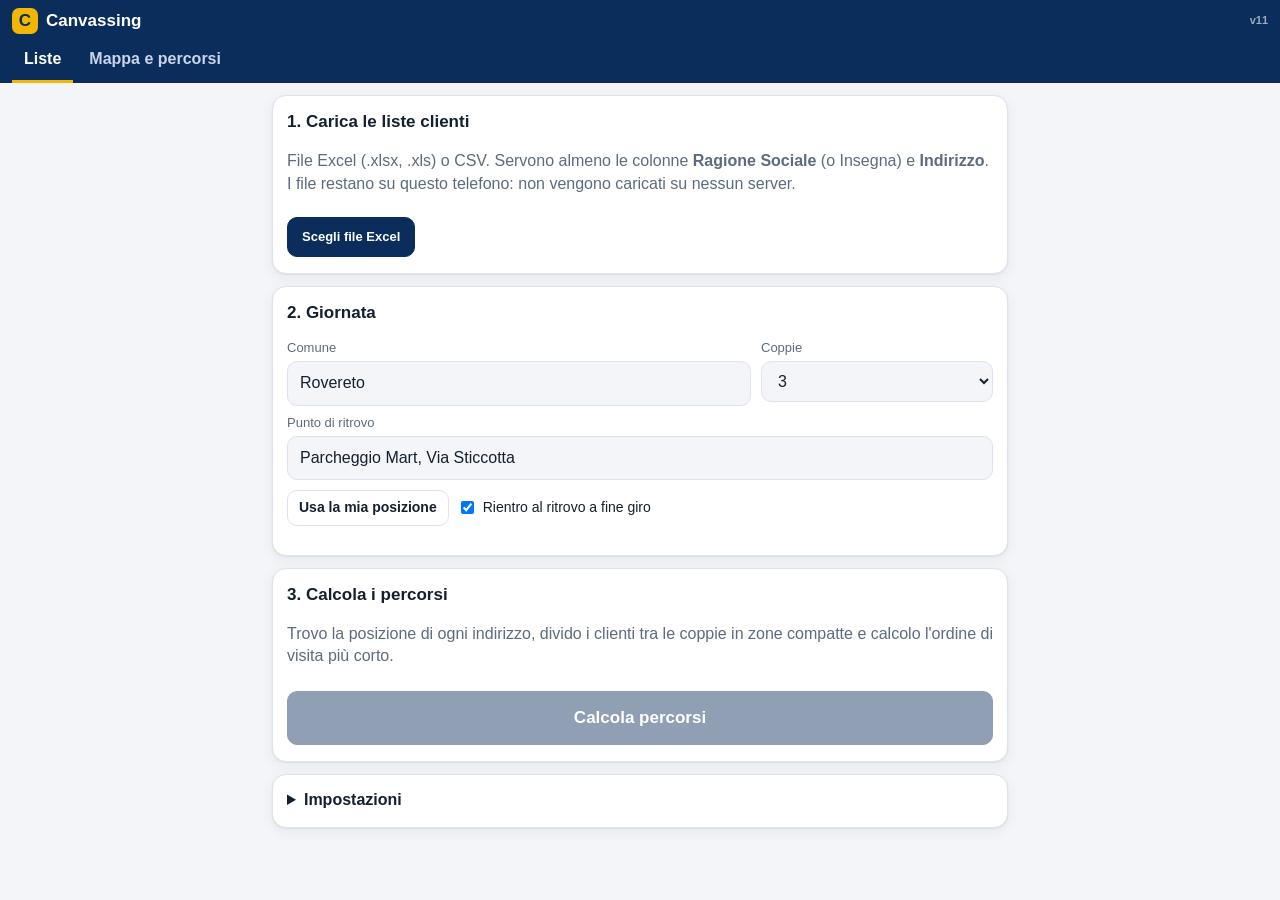
<file: index.html>
<!doctype html>
<html lang="it">
<head>
<meta charset="utf-8">
<meta name="viewport" content="width=device-width,initial-scale=1,viewport-fit=cover">
<meta name="robots" content="noindex,nofollow">
<meta name="apple-mobile-web-app-capable" content="yes">
<meta name="mobile-web-app-capable" content="yes">
<meta name="apple-mobile-web-app-title" content="Canvassing">
<meta name="theme-color" content="#0b2d5b">
<title>Canvassing</title>
<link rel="icon" href="icon.png">
<link rel="apple-touch-icon" href="icon.png">
<link rel="manifest" href="manifest.json">
<link rel="stylesheet" href="vendor/leaflet.css">
<link rel="stylesheet" href="app.css?v=11">
</head>
<body>
<header id="top">
  <div class="brand"><span class="logo">C</span><span id="title">Canvassing</span><span style="margin-left:auto;font-size:11px;font-weight:600;opacity:.6">v11</span></div>
  <nav id="tabs" class="tabs"></nav>
</header>

<main>
  <!-- Pagina liste (solo responsabile) -->
  <section id="pg-liste" class="page">
    <div class="card">
      <h2>1. Carica le liste clienti</h2>
      <p class="muted">File Excel (.xlsx, .xls) o CSV. Servono almeno le colonne <b>Ragione Sociale</b> (o Insegna) e <b>Indirizzo</b>. I file restano su questo telefono: non vengono caricati su nessun server.</p>
      <label class="btn primary file"><input id="file" type="file" accept=".xlsx,.xls,.xlsm,.csv,application/vnd.openxmlformats-officedocument.spreadsheetml.sheet,application/vnd.ms-excel,text/csv" multiple>Scegli file Excel</label>
      <div id="files"></div>
    </div>

    <div class="card">
      <h2>2. Giornata</h2>
      <div class="grid2">
        <label>Comune<input id="s-city" type="text" placeholder="es. Rovereto"></label>
        <label>Coppie<select id="s-k"><option>1</option><option>2</option><option selected>3</option><option>4</option><option>5</option><option>6</option></select></label>
      </div>
      <label>Punto di ritrovo<input id="s-meet" type="text" placeholder="es. Parcheggio Mart, Via Sticcotta"></label>
      <div class="row">
        <button id="b-meet-gps" class="btn small">Usa la mia posizione</button>
        <label class="chk"><input id="s-ret" type="checkbox" checked> Rientro al ritrovo a fine giro</label>
      </div>
      <p id="meet-info" class="muted small"></p>
    </div>

    <div class="card">
      <h2>3. Calcola i percorsi</h2>
      <p class="muted">Trovo la posizione di ogni indirizzo, divido i clienti tra le coppie in zone compatte e calcolo l'ordine di visita più corto.</p>
      <button id="b-calc" class="btn primary big" disabled>Calcola percorsi</button>
      <div id="progress" class="progress hidden"><div class="bar"><i></i></div><span></span></div>
      <div id="calc-msg"></div>
    </div>

    <div class="card">
      <details>
        <summary>Impostazioni</summary>
        <h3 class="sub">Esiti in tempo reale</h3>
        <p class="muted small">Incolla il link dell'app web del tuo Foglio Google (finisce con <b>/exec</b>). Gli esiti segnati dalle coppie arrivano nel foglio e nella tua mappa. Funziona per i percorsi calcolati e i link inviati dopo averlo salvato.</p>
        <label>Link Foglio Google<input id="s-sync" type="url" autocomplete="off" spellcheck="false" placeholder="https://script.google.com/macros/s/…/exec"></label>
        <div class="row"><button id="b-sync" class="btn small">Salva e prova il collegamento</button><a class="btn small ghost" href="setup.html">Come ottengo il link?</a></div>
        <div id="sheet-link" class="row"></div>
        <hr>
        <h3 class="sub">Mappa</h3>
        <p class="muted small">Di base l'app usa la mappa gratuita OpenStreetMap. Se hai una chiave API di Google Maps (Maps JavaScript API + Geocoding API), incollala qui: viene salvata solo su questo telefono.</p>
        <label>Chiave Google Maps (facoltativa)<input id="s-gkey" type="text" autocomplete="off" spellcheck="false" placeholder="AIza…"></label>
        <div class="row"><button id="b-gkey" class="btn small">Salva chiave</button><button id="b-gkey-del" class="btn small ghost">Torna a OpenStreetMap</button></div>
        <hr>
        <button id="b-reset" class="btn small danger">Cancella liste e percorsi da questo telefono</button>
      </details>
    </div>
  </section>

  <!-- Pagina mappa / itinerario -->
  <section id="pg-mappa" class="page hidden">
    <div id="mapwrap">
      <div id="map"></div>
      <div class="mapbtns">
        <button id="b-locate" class="mbtn" title="La mia posizione" aria-label="La mia posizione">◎</button>
        <button id="b-expand" class="mbtn" title="Ingrandisci mappa" aria-label="Ingrandisci mappa">⤢</button>
      </div>
      <div id="mapnote" class="mapnote"></div>
    </div>
    <div id="pairbar" class="pairbar"></div>
    <div id="panel"></div>
  </section>
</main>

<div id="toast" class="toast hidden"></div>
<div id="sheet" class="sheet hidden"><div class="sheet-in"></div></div>

<script src="vendor/leaflet.js"></script>
<script src="vendor/lz-string.min.js"></script>
<script src="app.js?v=11"></script>
</body>
</html>
</file>
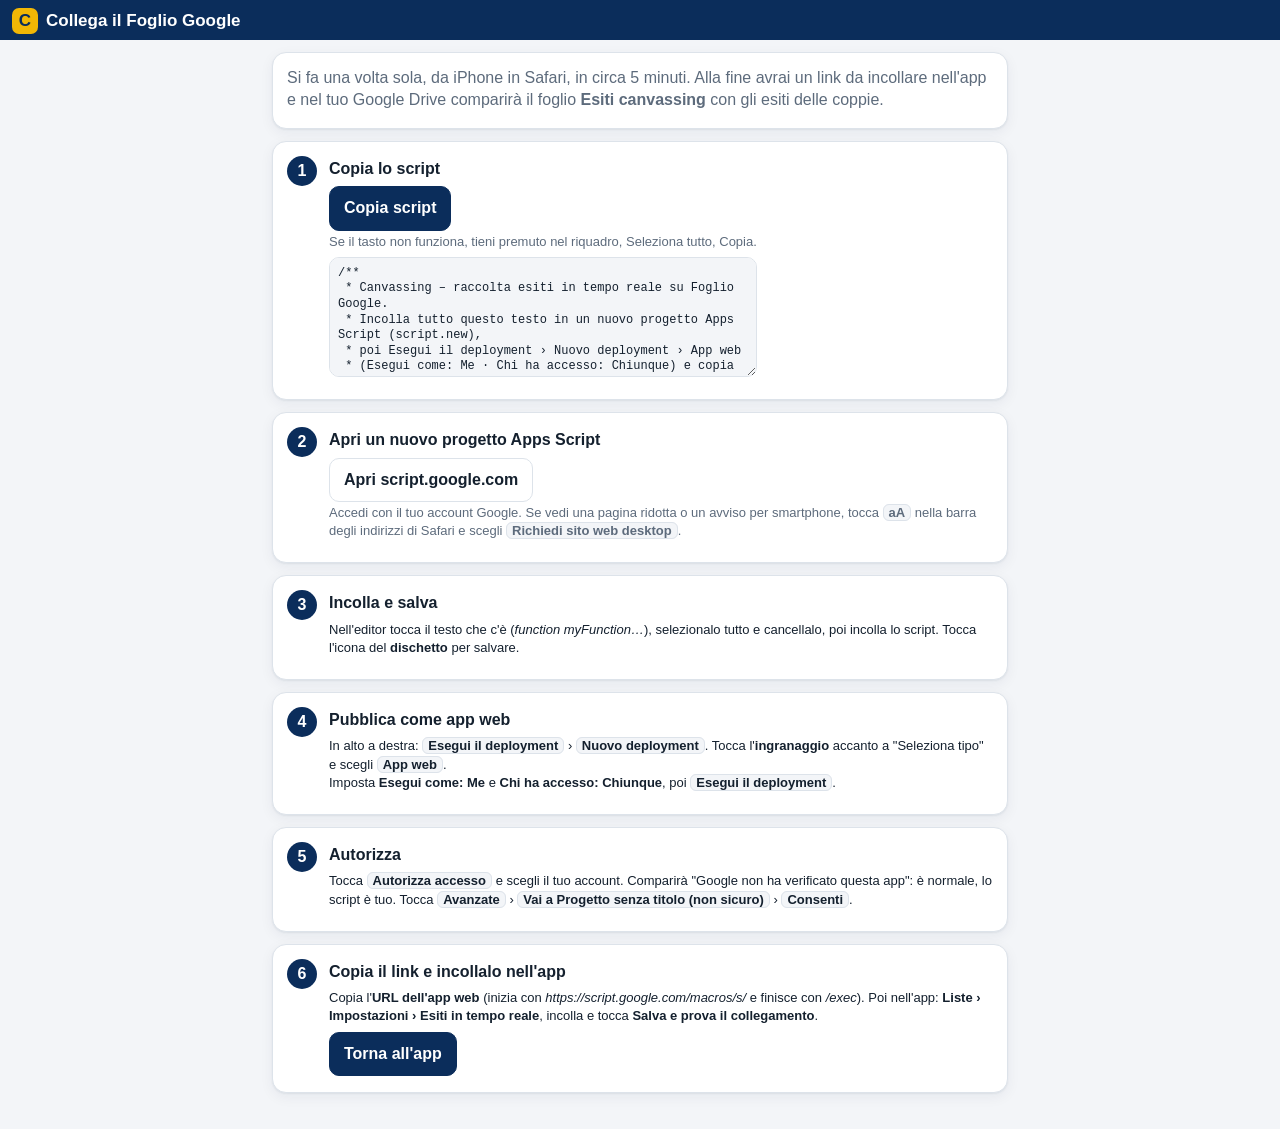
<file: setup.html>
<!doctype html>
<html lang="it"><head><meta charset="utf-8"><meta name="viewport" content="width=device-width,initial-scale=1,viewport-fit=cover"><meta name="robots" content="noindex,nofollow">
<title>Collega Foglio Google</title><link rel="icon" href="icon.png"><link rel="stylesheet" href="app.css?v=4">
<style>.step{display:flex;gap:12px;align-items:flex-start}.step .n{flex:0 0 30px;height:30px;border-radius:50%;background:var(--brand);color:#fff;display:grid;place-items:center;font-weight:800}.step p{margin:2px 0 6px}textarea{width:100%;height:120px;font:12px/1.3 ui-monospace,Menlo,monospace;border:1px solid var(--line);border-radius:10px;padding:8px;background:var(--bg);color:var(--ink)}.k{font-weight:700;background:var(--bg);border:1px solid var(--line);border-radius:6px;padding:0 5px;white-space:nowrap}</style>
</head><body>
<header id="top"><div class="brand"><span class="logo">C</span><span>Collega il Foglio Google</span></div></header>
<main><section class="page">
<div class="card"><p class="muted" style="margin:0">Si fa una volta sola, da iPhone in Safari, in circa 5 minuti. Alla fine avrai un link da incollare nell'app e nel tuo Google Drive comparirà il foglio <b>Esiti canvassing</b> con gli esiti delle coppie.</p></div>

<div class="card step"><div class="n">1</div><div><p><b>Copia lo script</b></p><button id="copy" class="btn primary">Copia script</button><p class="small muted">Se il tasto non funziona, tieni premuto nel riquadro, Seleziona tutto, Copia.</p><textarea id="code" readonly>Caricamento…</textarea></div></div>

<div class="card step"><div class="n">2</div><div><p><b>Apri un nuovo progetto Apps Script</b></p><a class="btn" href="https://script.google.com/home/projects/create" target="_blank" rel="noopener">Apri script.google.com</a>
<p class="small muted">Accedi con il tuo account Google. Se vedi una pagina ridotta o un avviso per smartphone, tocca <span class="k">aA</span> nella barra degli indirizzi di Safari e scegli <span class="k">Richiedi sito web desktop</span>.</p></div></div>

<div class="card step"><div class="n">3</div><div><p><b>Incolla e salva</b></p><p class="small">Nell'editor tocca il testo che c'è (<i>function myFunction…</i>), selezionalo tutto e cancellalo, poi incolla lo script. Tocca l'icona del <b>dischetto</b> per salvare.</p></div></div>

<div class="card step"><div class="n">4</div><div><p><b>Pubblica come app web</b></p><p class="small">In alto a destra: <span class="k">Esegui il deployment</span> › <span class="k">Nuovo deployment</span>. Tocca l'<b>ingranaggio</b> accanto a "Seleziona tipo" e scegli <span class="k">App web</span>.<br>Imposta <b>Esegui come: Me</b> e <b>Chi ha accesso: Chiunque</b>, poi <span class="k">Esegui il deployment</span>.</p></div></div>

<div class="card step"><div class="n">5</div><div><p><b>Autorizza</b></p><p class="small">Tocca <span class="k">Autorizza accesso</span> e scegli il tuo account. Comparirà "Google non ha verificato questa app": è normale, lo script è tuo. Tocca <span class="k">Avanzate</span> › <span class="k">Vai a Progetto senza titolo (non sicuro)</span> › <span class="k">Consenti</span>.</p></div></div>

<div class="card step"><div class="n">6</div><div><p><b>Copia il link e incollalo nell'app</b></p><p class="small">Copia l'<b>URL dell'app web</b> (inizia con <i>https://script.google.com/macros/s/</i> e finisce con <i>/exec</i>). Poi nell'app: <b>Liste › Impostazioni › Esiti in tempo reale</b>, incolla e tocca <b>Salva e prova il collegamento</b>.</p><a class="btn primary" href="./#impostazioni">Torna all'app</a></div></div>
</section></main>
<script>
fetch("foglio-google-script.gs?v=4").then(r=>r.text()).then(t=>{document.getElementById("code").value=t});
document.getElementById("copy").onclick=async e=>{const t=document.getElementById("code").value;try{await navigator.clipboard.writeText(t);e.target.textContent="Script copiato ✓"}catch(err){const a=document.getElementById("code");a.focus();a.select();document.execCommand("copy");e.target.textContent="Script copiato ✓"}};
</script></body></html>
</file>
<file: vendor/leaflet.css>
/* required styles */

.leaflet-pane,
.leaflet-tile,
.leaflet-marker-icon,
.leaflet-marker-shadow,
.leaflet-tile-container,
.leaflet-pane > svg,
.leaflet-pane > canvas,
.leaflet-zoom-box,
.leaflet-image-layer,
.leaflet-layer {
	position: absolute;
	left: 0;
	top: 0;
	}
.leaflet-container {
	overflow: hidden;
	}
.leaflet-tile,
.leaflet-marker-icon,
.leaflet-marker-shadow {
	-webkit-user-select: none;
	   -moz-user-select: none;
	        user-select: none;
	  -webkit-user-drag: none;
	}
/* Prevents IE11 from highlighting tiles in blue */
.leaflet-tile::selection {
	background: transparent;
}
/* Safari renders non-retina tile on retina better with this, but Chrome is worse */
.leaflet-safari .leaflet-tile {
	image-rendering: -webkit-optimize-contrast;
	}
/* hack that prevents hw layers "stretching" when loading new tiles */
.leaflet-safari .leaflet-tile-container {
	width: 1600px;
	height: 1600px;
	-webkit-transform-origin: 0 0;
	}
.leaflet-marker-icon,
.leaflet-marker-shadow {
	display: block;
	}
/* .leaflet-container svg: reset svg max-width decleration shipped in Joomla! (joomla.org) 3.x */
/* .leaflet-container img: map is broken in FF if you have max-width: 100% on tiles */
.leaflet-container .leaflet-overlay-pane svg {
	max-width: none !important;
	max-height: none !important;
	}
.leaflet-container .leaflet-marker-pane img,
.leaflet-container .leaflet-shadow-pane img,
.leaflet-container .leaflet-tile-pane img,
.leaflet-container img.leaflet-image-layer,
.leaflet-container .leaflet-tile {
	max-width: none !important;
	max-height: none !important;
	width: auto;
	padding: 0;
	}

.leaflet-container img.leaflet-tile {
	/* See: https://bugs.chromium.org/p/chromium/issues/detail?id=600120 */
	mix-blend-mode: plus-lighter;
}

.leaflet-container.leaflet-touch-zoom {
	-ms-touch-action: pan-x pan-y;
	touch-action: pan-x pan-y;
	}
.leaflet-container.leaflet-touch-drag {
	-ms-touch-action: pinch-zoom;
	/* Fallback for FF which doesn't support pinch-zoom */
	touch-action: none;
	touch-action: pinch-zoom;
}
.leaflet-container.leaflet-touch-drag.leaflet-touch-zoom {
	-ms-touch-action: none;
	touch-action: none;
}
.leaflet-container {
	-webkit-tap-highlight-color: transparent;
}
.leaflet-container a {
	-webkit-tap-highlight-color: rgba(51, 181, 229, 0.4);
}
.leaflet-tile {
	filter: inherit;
	visibility: hidden;
	}
.leaflet-tile-loaded {
	visibility: inherit;
	}
.leaflet-zoom-box {
	width: 0;
	height: 0;
	-moz-box-sizing: border-box;
	     box-sizing: border-box;
	z-index: 800;
	}
/* workaround for https://bugzilla.mozilla.org/show_bug.cgi?id=888319 */
.leaflet-overlay-pane svg {
	-moz-user-select: none;
	}

.leaflet-pane         { z-index: 400; }

.leaflet-tile-pane    { z-index: 200; }
.leaflet-overlay-pane { z-index: 400; }
.leaflet-shadow-pane  { z-index: 500; }
.leaflet-marker-pane  { z-index: 600; }
.leaflet-tooltip-pane   { z-index: 650; }
.leaflet-popup-pane   { z-index: 700; }

.leaflet-map-pane canvas { z-index: 100; }
.leaflet-map-pane svg    { z-index: 200; }

.leaflet-vml-shape {
	width: 1px;
	height: 1px;
	}
.lvml {
	behavior: url(#default#VML);
	display: inline-block;
	position: absolute;
	}


/* control positioning */

.leaflet-control {
	position: relative;
	z-index: 800;
	pointer-events: visiblePainted; /* IE 9-10 doesn't have auto */
	pointer-events: auto;
	}
.leaflet-top,
.leaflet-bottom {
	position: absolute;
	z-index: 1000;
	pointer-events: none;
	}
.leaflet-top {
	top: 0;
	}
.leaflet-right {
	right: 0;
	}
.leaflet-bottom {
	bottom: 0;
	}
.leaflet-left {
	left: 0;
	}
.leaflet-control {
	float: left;
	clear: both;
	}
.leaflet-right .leaflet-control {
	float: right;
	}
.leaflet-top .leaflet-control {
	margin-top: 10px;
	}
.leaflet-bottom .leaflet-control {
	margin-bottom: 10px;
	}
.leaflet-left .leaflet-control {
	margin-left: 10px;
	}
.leaflet-right .leaflet-control {
	margin-right: 10px;
	}


/* zoom and fade animations */

.leaflet-fade-anim .leaflet-popup {
	opacity: 0;
	-webkit-transition: opacity 0.2s linear;
	   -moz-transition: opacity 0.2s linear;
	        transition: opacity 0.2s linear;
	}
.leaflet-fade-anim .leaflet-map-pane .leaflet-popup {
	opacity: 1;
	}
.leaflet-zoom-animated {
	-webkit-transform-origin: 0 0;
	    -ms-transform-origin: 0 0;
	        transform-origin: 0 0;
	}
svg.leaflet-zoom-animated {
	will-change: transform;
}

.leaflet-zoom-anim .leaflet-zoom-animated {
	-webkit-transition: -webkit-transform 0.25s cubic-bezier(0,0,0.25,1);
	   -moz-transition:    -moz-transform 0.25s cubic-bezier(0,0,0.25,1);
	        transition:         transform 0.25s cubic-bezier(0,0,0.25,1);
	}
.leaflet-zoom-anim .leaflet-tile,
.leaflet-pan-anim .leaflet-tile {
	-webkit-transition: none;
	   -moz-transition: none;
	        transition: none;
	}

.leaflet-zoom-anim .leaflet-zoom-hide {
	visibility: hidden;
	}


/* cursors */

.leaflet-interactive {
	cursor: pointer;
	}
.leaflet-grab {
	cursor: -webkit-grab;
	cursor:    -moz-grab;
	cursor:         grab;
	}
.leaflet-crosshair,
.leaflet-crosshair .leaflet-interactive {
	cursor: crosshair;
	}
.leaflet-popup-pane,
.leaflet-control {
	cursor: auto;
	}
.leaflet-dragging .leaflet-grab,
.leaflet-dragging .leaflet-grab .leaflet-interactive,
.leaflet-dragging .leaflet-marker-draggable {
	cursor: move;
	cursor: -webkit-grabbing;
	cursor:    -moz-grabbing;
	cursor:         grabbing;
	}

/* marker & overlays interactivity */
.leaflet-marker-icon,
.leaflet-marker-shadow,
.leaflet-image-layer,
.leaflet-pane > svg path,
.leaflet-tile-container {
	pointer-events: none;
	}

.leaflet-marker-icon.leaflet-interactive,
.leaflet-image-layer.leaflet-interactive,
.leaflet-pane > svg path.leaflet-interactive,
svg.leaflet-image-layer.leaflet-interactive path {
	pointer-events: visiblePainted; /* IE 9-10 doesn't have auto */
	pointer-events: auto;
	}

/* visual tweaks */

.leaflet-container {
	background: #ddd;
	outline-offset: 1px;
	}
.leaflet-container a {
	color: #0078A8;
	}
.leaflet-zoom-box {
	border: 2px dotted #38f;
	background: rgba(255,255,255,0.5);
	}


/* general typography */
.leaflet-container {
	font-family: "Helvetica Neue", Arial, Helvetica, sans-serif;
	font-size: 12px;
	font-size: 0.75rem;
	line-height: 1.5;
	}


/* general toolbar styles */

.leaflet-bar {
	box-shadow: 0 1px 5px rgba(0,0,0,0.65);
	border-radius: 4px;
	}
.leaflet-bar a {
	background-color: #fff;
	border-bottom: 1px solid #ccc;
	width: 26px;
	height: 26px;
	line-height: 26px;
	display: block;
	text-align: center;
	text-decoration: none;
	color: black;
	}
.leaflet-bar a,
.leaflet-control-layers-toggle {
	background-position: 50% 50%;
	background-repeat: no-repeat;
	display: block;
	}
.leaflet-bar a:hover,
.leaflet-bar a:focus {
	background-color: #f4f4f4;
	}
.leaflet-bar a:first-child {
	border-top-left-radius: 4px;
	border-top-right-radius: 4px;
	}
.leaflet-bar a:last-child {
	border-bottom-left-radius: 4px;
	border-bottom-right-radius: 4px;
	border-bottom: none;
	}
.leaflet-bar a.leaflet-disabled {
	cursor: default;
	background-color: #f4f4f4;
	color: #bbb;
	}

.leaflet-touch .leaflet-bar a {
	width: 30px;
	height: 30px;
	line-height: 30px;
	}
.leaflet-touch .leaflet-bar a:first-child {
	border-top-left-radius: 2px;
	border-top-right-radius: 2px;
	}
.leaflet-touch .leaflet-bar a:last-child {
	border-bottom-left-radius: 2px;
	border-bottom-right-radius: 2px;
	}

/* zoom control */

.leaflet-control-zoom-in,
.leaflet-control-zoom-out {
	font: bold 18px 'Lucida Console', Monaco, monospace;
	text-indent: 1px;
	}

.leaflet-touch .leaflet-control-zoom-in, .leaflet-touch .leaflet-control-zoom-out  {
	font-size: 22px;
	}


/* layers control */

.leaflet-control-layers {
	box-shadow: 0 1px 5px rgba(0,0,0,0.4);
	background: #fff;
	border-radius: 5px;
	}
.leaflet-control-layers-toggle {
	background-image: url(images/layers.png);
	width: 36px;
	height: 36px;
	}
.leaflet-retina .leaflet-control-layers-toggle {
	background-image: url(images/layers-2x.png);
	background-size: 26px 26px;
	}
.leaflet-touch .leaflet-control-layers-toggle {
	width: 44px;
	height: 44px;
	}
.leaflet-control-layers .leaflet-control-layers-list,
.leaflet-control-layers-expanded .leaflet-control-layers-toggle {
	display: none;
	}
.leaflet-control-layers-expanded .leaflet-control-layers-list {
	display: block;
	position: relative;
	}
.leaflet-control-layers-expanded {
	padding: 6px 10px 6px 6px;
	color: #333;
	background: #fff;
	}
.leaflet-control-layers-scrollbar {
	overflow-y: scroll;
	overflow-x: hidden;
	padding-right: 5px;
	}
.leaflet-control-layers-selector {
	margin-top: 2px;
	position: relative;
	top: 1px;
	}
.leaflet-control-layers label {
	display: block;
	font-size: 13px;
	font-size: 1.08333em;
	}
.leaflet-control-layers-separator {
	height: 0;
	border-top: 1px solid #ddd;
	margin: 5px -10px 5px -6px;
	}

/* Default icon URLs */
.leaflet-default-icon-path { /* used only in path-guessing heuristic, see L.Icon.Default */
	background-image: url(images/marker-icon.png);
	}


/* attribution and scale controls */

.leaflet-container .leaflet-control-attribution {
	background: #fff;
	background: rgba(255, 255, 255, 0.8);
	margin: 0;
	}
.leaflet-control-attribution,
.leaflet-control-scale-line {
	padding: 0 5px;
	color: #333;
	line-height: 1.4;
	}
.leaflet-control-attribution a {
	text-decoration: none;
	}
.leaflet-control-attribution a:hover,
.leaflet-control-attribution a:focus {
	text-decoration: underline;
	}
.leaflet-attribution-flag {
	display: inline !important;
	vertical-align: baseline !important;
	width: 1em;
	height: 0.6669em;
	}
.leaflet-left .leaflet-control-scale {
	margin-left: 5px;
	}
.leaflet-bottom .leaflet-control-scale {
	margin-bottom: 5px;
	}
.leaflet-control-scale-line {
	border: 2px solid #777;
	border-top: none;
	line-height: 1.1;
	padding: 2px 5px 1px;
	white-space: nowrap;
	-moz-box-sizing: border-box;
	     box-sizing: border-box;
	background: rgba(255, 255, 255, 0.8);
	text-shadow: 1px 1px #fff;
	}
.leaflet-control-scale-line:not(:first-child) {
	border-top: 2px solid #777;
	border-bottom: none;
	margin-top: -2px;
	}
.leaflet-control-scale-line:not(:first-child):not(:last-child) {
	border-bottom: 2px solid #777;
	}

.leaflet-touch .leaflet-control-attribution,
.leaflet-touch .leaflet-control-layers,
.leaflet-touch .leaflet-bar {
	box-shadow: none;
	}
.leaflet-touch .leaflet-control-layers,
.leaflet-touch .leaflet-bar {
	border: 2px solid rgba(0,0,0,0.2);
	background-clip: padding-box;
	}


/* popup */

.leaflet-popup {
	position: absolute;
	text-align: center;
	margin-bottom: 20px;
	}
.leaflet-popup-content-wrapper {
	padding: 1px;
	text-align: left;
	border-radius: 12px;
	}
.leaflet-popup-content {
	margin: 13px 24px 13px 20px;
	line-height: 1.3;
	font-size: 13px;
	font-size: 1.08333em;
	min-height: 1px;
	}
.leaflet-popup-content p {
	margin: 17px 0;
	margin: 1.3em 0;
	}
.leaflet-popup-tip-container {
	width: 40px;
	height: 20px;
	position: absolute;
	left: 50%;
	margin-top: -1px;
	margin-left: -20px;
	overflow: hidden;
	pointer-events: none;
	}
.leaflet-popup-tip {
	width: 17px;
	height: 17px;
	padding: 1px;

	margin: -10px auto 0;
	pointer-events: auto;

	-webkit-transform: rotate(45deg);
	   -moz-transform: rotate(45deg);
	    -ms-transform: rotate(45deg);
	        transform: rotate(45deg);
	}
.leaflet-popup-content-wrapper,
.leaflet-popup-tip {
	background: white;
	color: #333;
	box-shadow: 0 3px 14px rgba(0,0,0,0.4);
	}
.leaflet-container a.leaflet-popup-close-button {
	position: absolute;
	top: 0;
	right: 0;
	border: none;
	text-align: center;
	width: 24px;
	height: 24px;
	font: 16px/24px Tahoma, Verdana, sans-serif;
	color: #757575;
	text-decoration: none;
	background: transparent;
	}
.leaflet-container a.leaflet-popup-close-button:hover,
.leaflet-container a.leaflet-popup-close-button:focus {
	color: #585858;
	}
.leaflet-popup-scrolled {
	overflow: auto;
	}

.leaflet-oldie .leaflet-popup-content-wrapper {
	-ms-zoom: 1;
	}
.leaflet-oldie .leaflet-popup-tip {
	width: 24px;
	margin: 0 auto;

	-ms-filter: "progid:DXImageTransform.Microsoft.Matrix(M11=0.70710678, M12=0.70710678, M21=-0.70710678, M22=0.70710678)";
	filter: progid:DXImageTransform.Microsoft.Matrix(M11=0.70710678, M12=0.70710678, M21=-0.70710678, M22=0.70710678);
	}

.leaflet-oldie .leaflet-control-zoom,
.leaflet-oldie .leaflet-control-layers,
.leaflet-oldie .leaflet-popup-content-wrapper,
.leaflet-oldie .leaflet-popup-tip {
	border: 1px solid #999;
	}


/* div icon */

.leaflet-div-icon {
	background: #fff;
	border: 1px solid #666;
	}


/* Tooltip */
/* Base styles for the element that has a tooltip */
.leaflet-tooltip {
	position: absolute;
	padding: 6px;
	background-color: #fff;
	border: 1px solid #fff;
	border-radius: 3px;
	color: #222;
	white-space: nowrap;
	-webkit-user-select: none;
	-moz-user-select: none;
	-ms-user-select: none;
	user-select: none;
	pointer-events: none;
	box-shadow: 0 1px 3px rgba(0,0,0,0.4);
	}
.leaflet-tooltip.leaflet-interactive {
	cursor: pointer;
	pointer-events: auto;
	}
.leaflet-tooltip-top:before,
.leaflet-tooltip-bottom:before,
.leaflet-tooltip-left:before,
.leaflet-tooltip-right:before {
	position: absolute;
	pointer-events: none;
	border: 6px solid transparent;
	background: transparent;
	content: "";
	}

/* Directions */

.leaflet-tooltip-bottom {
	margin-top: 6px;
}
.leaflet-tooltip-top {
	margin-top: -6px;
}
.leaflet-tooltip-bottom:before,
.leaflet-tooltip-top:before {
	left: 50%;
	margin-left: -6px;
	}
.leaflet-tooltip-top:before {
	bottom: 0;
	margin-bottom: -12px;
	border-top-color: #fff;
	}
.leaflet-tooltip-bottom:before {
	top: 0;
	margin-top: -12px;
	margin-left: -6px;
	border-bottom-color: #fff;
	}
.leaflet-tooltip-left {
	margin-left: -6px;
}
.leaflet-tooltip-right {
	margin-left: 6px;
}
.leaflet-tooltip-left:before,
.leaflet-tooltip-right:before {
	top: 50%;
	margin-top: -6px;
	}
.leaflet-tooltip-left:before {
	right: 0;
	margin-right: -12px;
	border-left-color: #fff;
	}
.leaflet-tooltip-right:before {
	left: 0;
	margin-left: -12px;
	border-right-color: #fff;
	}

/* Printing */

@media print {
	/* Prevent printers from removing background-images of controls. */
	.leaflet-control {
		-webkit-print-color-adjust: exact;
		print-color-adjust: exact;
		}
	}
</file>
<file: app.css>
:root{
  --bg:#f3f5f8; --card:#fff; --ink:#14202e; --muted:#5d6b7c; --line:#dde3ea;
  --brand:#0b2d5b; --accent:#f2b705; --ok:#15803d; --ko:#b91c1c; --warn:#b45309;
  --r:14px; --sh:0 1px 2px rgba(10,30,60,.06),0 4px 14px rgba(10,30,60,.06);
}
@media (prefers-color-scheme: dark){
  :root{ --bg:#0e141b; --card:#18212c; --ink:#e8eef5; --muted:#9aa8b8; --line:#2a3644; --brand:#0b2d5b; --sh:none; }
}
*{box-sizing:border-box}
html,body{margin:0;min-height:100%}
body{-webkit-tap-highlight-color:transparent;overscroll-behavior-y:none;background:var(--bg);color:var(--ink);font:16px/1.4 -apple-system,BlinkMacSystemFont,"Segoe UI",Roboto,Helvetica,Arial,sans-serif;-webkit-text-size-adjust:100%}
button,input,select{font:inherit;color:inherit}
header{position:sticky;top:0;z-index:1000;background:var(--brand);color:#fff;padding:calc(env(safe-area-inset-top) + 8px) 12px 0}
.brand{display:flex;align-items:center;gap:8px;font-weight:700;font-size:17px;padding-bottom:6px}
.logo{display:inline-grid;place-items:center;width:26px;height:26px;border-radius:7px;background:var(--accent);color:var(--brand);font-weight:800}
.tabs{display:flex;gap:4px;overflow-x:auto}
.tabs button{background:none;border:0;color:#c9d6ea;padding:8px 12px 10px;border-bottom:3px solid transparent;font-weight:600;white-space:nowrap}
.tabs button.on{color:#fff;border-color:var(--accent)}
main{max-width:760px;margin:0 auto}
.page{padding:12px 12px calc(24px + env(safe-area-inset-bottom))}
#pg-mappa{padding:0}
.hidden{display:none!important}
.card{background:var(--card);border-radius:var(--r);box-shadow:var(--sh);padding:14px 14px 16px;margin-bottom:12px;border:1px solid var(--line)}
.card h2{font-size:17px;margin:0 0 6px}
.muted{color:var(--muted)} .small{font-size:13px}
label{display:block;font-size:13px;color:var(--muted);margin:8px 0 0}
label input[type=text],label input[type=url],label select{display:block;width:100%;margin-top:4px;padding:10px 12px;border:1px solid var(--line);border-radius:10px;background:var(--bg);font-size:16px;color:var(--ink)}
.grid2{display:grid;grid-template-columns:2fr 1fr;gap:10px}
.row{display:flex;flex-wrap:wrap;gap:8px;align-items:center;margin-top:10px}
.chk{display:flex;align-items:center;gap:6px;margin:0;font-size:14px;color:var(--ink)}
.btn{display:inline-flex;align-items:center;justify-content:center;gap:6px;border:1px solid var(--line);background:var(--card);border-radius:10px;padding:10px 14px;font-weight:600;cursor:pointer;text-decoration:none;color:var(--ink)}
.btn.primary{background:var(--brand);border-color:var(--brand);color:#fff}
.btn.big{width:100%;padding:14px;font-size:17px;margin-top:8px}
.btn.small{padding:7px 11px;font-size:14px}
.btn.ghost{background:transparent}
.btn.danger{color:var(--ko);border-color:#f3c4c4}
.btn:disabled{opacity:.45}
.btn.file{position:relative;overflow:hidden;margin-top:6px}
.btn.file input{position:absolute;inset:0;opacity:0}
hr{border:0;border-top:1px solid var(--line);margin:14px 0}
details summary{font-weight:700;cursor:pointer}
.filerow{display:flex;gap:8px;align-items:center;border:1px solid var(--line);border-radius:10px;padding:8px 10px;margin-top:8px}
.filerow .nm{flex:1;min-width:0}
.filerow .nm b{display:block;overflow:hidden;text-overflow:ellipsis;white-space:nowrap}
.filerow input{width:74px;padding:6px 8px;border:1px solid var(--line);border-radius:8px;background:var(--bg);text-transform:uppercase;font-size:14px}
.filerow button{border:0;background:none;color:var(--ko);font-size:20px;padding:4px}
.progress{margin-top:12px}
.progress .bar{height:8px;background:var(--line);border-radius:5px;overflow:hidden}
.progress .bar i{display:block;height:100%;width:0;background:var(--accent);transition:width .2s}
.progress span{font-size:13px;color:var(--muted)}
.msg{margin-top:10px;padding:10px 12px;border-radius:10px;font-size:14px;background:var(--bg)}
.msg.warn{background:#fff6e5;color:#7a4a00} .msg.err{background:#fde8e8;color:#8a1111} .msg.ok{background:#e7f6ec;color:#11592c}
@media (prefers-color-scheme: dark){.msg.warn{background:#3a2c10;color:#ffd58a}.msg.err{background:#3d1717;color:#ffb4b4}.msg.ok{background:#12301e;color:#9be2b4}}

/* mappa */
#mapwrap{position:relative;height:46vh;min-height:260px;background:#dfe5ea}
#mapwrap.full{height:calc(100vh - var(--hh,92px));height:calc(100dvh - var(--hh,92px))}
#map{position:absolute;inset:0}
.mapbtns{position:absolute;right:10px;top:10px;z-index:900;display:flex;flex-direction:column;gap:8px}
.mbtn{width:42px;height:42px;border-radius:21px;border:0;background:#fff;color:#0b2d5b;font-size:21px;box-shadow:0 2px 8px rgba(0,0,0,.25)}
.mapnote{position:absolute;left:8px;bottom:6px;z-index:900;font-size:11px;background:rgba(255,255,255,.85);color:#333;padding:2px 6px;border-radius:6px;max-width:70%}
.mapnote:empty{display:none}
.pin{width:28px;height:28px;border-radius:50%;color:#fff;font:700 13px/24px -apple-system,Segoe UI,Roboto,sans-serif;text-align:center;border:2px solid #fff;box-shadow:0 1px 4px rgba(0,0,0,.45)}
.pin.done{opacity:.45}
.pin.sel{transform:scale(1.25);box-shadow:0 0 0 4px rgba(242,183,5,.8)}
.pin.meet{background:#111!important;width:30px;height:30px;line-height:26px;border-radius:8px}
.me{width:18px;height:18px;border-radius:50%;background:#1a73e8;border:3px solid #fff;box-shadow:0 0 0 6px rgba(26,115,232,.25)}
.leaflet-div-icon{background:none;border:0}

.pairbar{display:flex;gap:6px;overflow-x:auto;padding:10px 12px;background:var(--card);border-bottom:1px solid var(--line);position:sticky;top:var(--hh,84px);z-index:800}
.pairbar button{flex:0 0 auto;border:2px solid var(--c,#999);background:transparent;color:var(--ink);border-radius:20px;padding:6px 12px;font-weight:700;font-size:14px}
.pairbar button.on{background:var(--c);color:#fff}
#panel{padding:10px 12px calc(30px + env(safe-area-inset-bottom))}
.sum{display:flex;flex-wrap:wrap;gap:8px 14px;font-size:14px;color:var(--muted);margin:2px 0 10px}
.sum b{color:var(--ink)}
.acts{display:flex;flex-wrap:wrap;gap:8px;margin-bottom:12px}
.next{border:2px solid var(--accent);background:var(--card);border-radius:var(--r);padding:12px;margin-bottom:12px}
.next h3{margin:0 0 4px;font-size:13px;text-transform:uppercase;letter-spacing:.04em;color:var(--warn)}
.stop{background:var(--card);border:1px solid var(--line);border-radius:var(--r);margin-bottom:10px;overflow:hidden}
.stop.sel{border-color:var(--accent);box-shadow:0 0 0 2px var(--accent)}
.stop .hd{display:flex;gap:10px;align-items:flex-start;padding:10px 12px 6px}
.num{flex:0 0 auto;width:30px;height:30px;border-radius:50%;color:#fff;font-weight:800;display:grid;place-items:center;font-size:14px}
.stop .addr{font-weight:700}
.stop .meta{font-size:12px;color:var(--muted)}
.prec-via{color:var(--warn)} .prec-zona{color:var(--ko)}
.acc{padding:8px 12px;border-top:1px dashed var(--line)}
.acc .rs{font-weight:600}
.tag{display:inline-block;font-size:11px;font-weight:700;padding:1px 6px;border-radius:5px;background:#e6edf7;color:#0b2d5b;margin-right:4px;vertical-align:1px}
.tag.NBC{background:#fde9cf;color:#8a4b00}
.esiti{display:flex;flex-wrap:wrap;gap:6px;margin-top:8px}
.esiti button{border:1px solid var(--line);background:var(--bg);border-radius:16px;padding:5px 10px;font-size:13px;font-weight:600}
.esiti button.on{background:var(--brand);border-color:var(--brand);color:#fff}
.esiti button.on[data-e="Interessato"],.esiti button.on[data-e="Tessera / ordine fatto"]{background:var(--ok);border-color:var(--ok)}
.esiti button.on[data-e="Non interessato"],.esiti button.on[data-e="Chiuso / cessato"]{background:var(--ko);border-color:var(--ko)}
.note{width:100%;margin-top:6px;padding:7px 9px;border:1px solid var(--line);border-radius:8px;background:var(--bg);font-size:15px;color:var(--ink)}
.stop .ft{display:flex;gap:8px;padding:8px 12px 12px;flex-wrap:wrap}
.nav{background:#1a73e8;border-color:#1a73e8;color:#fff}
.mgr{display:flex;gap:6px;flex-wrap:wrap;align-items:center;font-size:13px;padding:0 12px 10px}
.mgr select{padding:5px 8px;border-radius:8px;border:1px solid var(--line);background:var(--bg);font-size:13px;color:var(--ink)}
.legs a{margin:0 6px 6px 0}
.toast{position:fixed;left:50%;bottom:calc(20px + env(safe-area-inset-bottom));transform:translateX(-50%);background:#14202e;color:#fff;padding:10px 16px;border-radius:12px;z-index:3000;font-size:14px;max-width:90vw;box-shadow:0 4px 16px rgba(0,0,0,.3)}
.sheet{position:fixed;inset:0;background:rgba(0,0,0,.45);z-index:2500;display:flex;align-items:flex-end;justify-content:center}
.sheet-in{background:var(--card);width:100%;max-width:640px;border-radius:18px 18px 0 0;padding:16px 16px calc(20px + env(safe-area-inset-bottom));max-height:85vh;overflow:auto}
.sheet-in h3{margin:0 0 10px}
.sheet-in .btn{width:100%;margin-top:8px}
.empty{text-align:center;padding:30px 16px;color:var(--muted)}
table.cl{width:100%;border-collapse:collapse;font-size:13px;margin-top:8px}
table.cl td{border-top:1px solid var(--line);padding:5px 4px;vertical-align:top}

/* fluidità */
button,a,.btn,select,label{touch-action:manipulation}
.btn,.esiti button,.pairbar button,.mbtn{transition:transform .08s ease,background-color .15s ease,color .15s ease,border-color .15s ease}
.btn:active,.esiti button:active,.pairbar button:active,.mbtn:active{transform:scale(.96)}
html{scroll-behavior:smooth}
#mapwrap{transition:height .28s ease}
.stop{content-visibility:auto;contain-intrinsic-size:auto 230px;transition:opacity .2s ease,box-shadow .2s ease,border-color .2s ease}
.stop.done{opacity:.75}
.stop.done .hd .num{filter:grayscale(.6)}
body.hide-done .stop.done{display:none}
.esiti{flex-wrap:nowrap;overflow-x:auto;-webkit-overflow-scrolling:touch;scrollbar-width:none;margin-right:-12px;padding-right:12px}
.esiti::-webkit-scrollbar{display:none}
.esiti button{flex:0 0 auto;min-height:40px;padding:6px 12px}
.pairbar{scrollbar-width:none}.pairbar::-webkit-scrollbar{display:none}
.tabs{scrollbar-width:none}.tabs::-webkit-scrollbar{display:none}
.prec-ok{color:var(--ok)}
.leaflet-marker-icon .pin{transition:transform .15s ease,opacity .2s ease}
.leaflet-fade-anim .leaflet-tile{will-change:opacity}
.sheet{animation:fadein .15s ease}.sheet-in{animation:slideup .22s ease}
@keyframes fadein{from{opacity:0}}@keyframes slideup{from{transform:translateY(40px);opacity:.4}}
.sub{font-size:14px;margin:14px 0 2px}
.sync{display:inline-block;width:9px;height:9px;border-radius:50%;margin-right:5px;vertical-align:0;background:var(--ok)}
.sync.off{background:var(--warn)}
.pbar{flex:1 1 100%;order:9;height:6px;border-radius:4px;background:var(--line);overflow:hidden}
.pbar i{display:block;height:100%;width:0;border-radius:4px;transition:width .35s ease}
.chips{display:flex;flex-wrap:wrap;gap:6px;margin-top:2px}
.chip{font-size:13px;padding:4px 10px;border-radius:14px;background:var(--bg);border:1px solid var(--line)}
.chip[data-e="Interessato"],.chip[data-e="Tessera / ordine fatto"]{border-color:var(--ok);color:var(--ok)}
.chip[data-e="Non interessato"],.chip[data-e="Chiuso / cessato"]{border-color:var(--ko);color:var(--ko)}
/* esiti: griglia 3×2, tutti visibili senza scorrere */
.esiti{display:grid;grid-template-columns:repeat(3,1fr);gap:6px;overflow:visible;margin-right:0;padding-right:0}
.esiti button{min-height:42px;padding:6px 4px;line-height:1.15;white-space:normal;text-align:center}
/* tappe fatte: spunta sulla puntina */
.pin{position:relative}
.pin.done{opacity:.6}
.pin.done::after{content:"✓";position:absolute;right:-6px;top:-6px;width:15px;height:15px;border-radius:50%;background:#6b7280;color:#fff;font:700 10px/15px -apple-system,sans-serif;text-align:center;border:1.5px solid #fff}
.pin.done.pos::after{background:var(--ok)}
</file>
